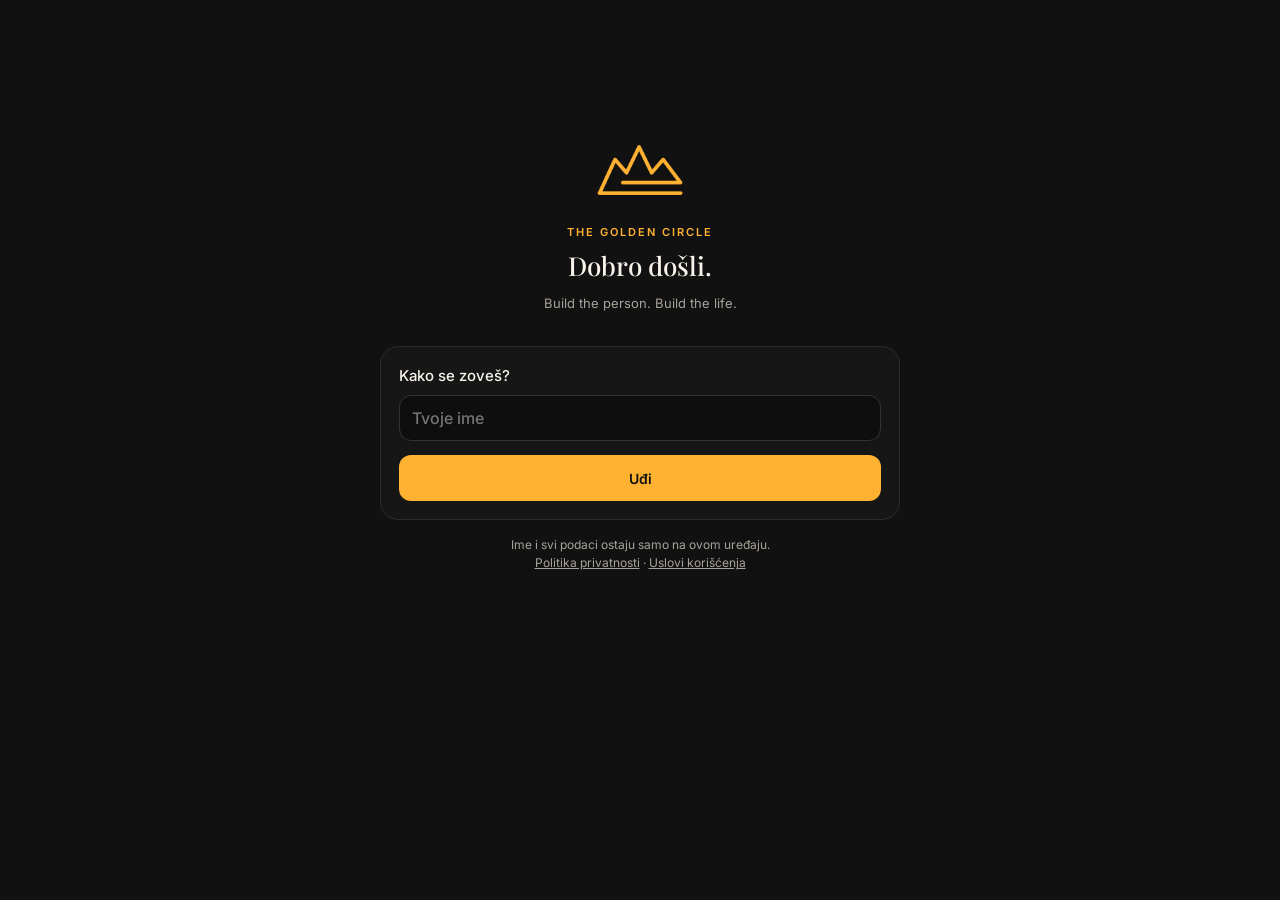
<file: index.html>
<!DOCTYPE html>
<html lang="sr" data-theme="dark">
<head>
<meta charset="utf-8">
<meta name="viewport" content="width=device-width, initial-scale=1, viewport-fit=cover">
<meta name="theme-color" content="#111111">
<meta name="apple-mobile-web-app-capable" content="yes">
<meta name="apple-mobile-web-app-status-bar-style" content="black-translucent">
<meta name="apple-mobile-web-app-title" content="Golden Circle">
<title>The Golden Circle</title>
<meta name="description" content="Disciplina, trading i biznis na jednom mestu. Dnevni zadaci, kalkulator rizika, trading sesije i dnevnik.">
<meta property="og:type" content="website">
<meta property="og:site_name" content="The Golden Circle">
<meta property="og:title" content="The Golden Circle">
<meta property="og:description" content="Disciplina, trading i biznis na jednom mestu. Dnevni zadaci, kalkulator rizika, trading sesije i dnevnik.">
<meta property="og:url" content="https://daliborsuvajcevic.github.io/GoldenCircle/">
<meta property="og:image" content="https://daliborsuvajcevic.github.io/GoldenCircle/og.jpg">
<meta property="og:image:width" content="1200">
<meta property="og:image:height" content="630">
<meta property="og:image:alt" content="The Golden Circle: Disciplina. Trading. Biznis.">
<meta property="og:locale" content="sr_RS">
<meta name="twitter:card" content="summary_large_image">
<meta name="twitter:title" content="The Golden Circle">
<meta name="twitter:description" content="Disciplina, trading i biznis na jednom mestu.">
<meta name="twitter:image" content="https://daliborsuvajcevic.github.io/GoldenCircle/og.jpg">
<link rel="canonical" href="https://daliborsuvajcevic.github.io/GoldenCircle/">
<link rel="icon" href="favicon.ico" sizes="any">
<link rel="icon" type="image/png" sizes="32x32" href="icons/favicon-32.png">
<link rel="icon" type="image/png" sizes="16x16" href="icons/favicon-16.png">
<link rel="apple-touch-icon" sizes="180x180" href="icons/apple-touch-icon.png">
<link rel="manifest" href="manifest.webmanifest">
<link rel="preconnect" href="https://fonts.googleapis.com">
<link href="https://fonts.googleapis.com/css2?family=Inter:wght@400;500;600&family=Playfair+Display:wght@500;600&display=swap" rel="stylesheet">
<link rel="stylesheet" href="styles.css?v=20261124b">
<script>try{var t=JSON.parse(localStorage.getItem('gc:v1')||'{}').theme;if(t==='light')document.documentElement.dataset.theme='light'}catch(e){}</script>
</head>
<body>
<main id="view" tabindex="-1"></main>

<nav class="tabbar" aria-label="Glavna navigacija">
  <a href="#pocetna" data-tab="pocetna"><svg aria-hidden="true" viewBox="0 0 24 24"><path d="M3 11l9-7 9 7v9a1 1 0 0 1-1 1h-5v-6h-6v6H4a1 1 0 0 1-1-1z"/></svg>Početna</a>
  <a href="#disciplina" data-tab="disciplina"><svg aria-hidden="true" viewBox="0 0 24 24"><circle cx="12" cy="12" r="9"/><path d="M8 12l3 3 5-6"/></svg>Disciplina</a>
  <a href="#trading" data-tab="trading"><svg aria-hidden="true" viewBox="0 0 24 24"><path d="M4 19V5M4 19h16M8 15l4-4 3 3 5-6"/></svg>Trading</a>
  <a href="#biznis" data-tab="biznis"><svg aria-hidden="true" viewBox="0 0 24 24"><rect x="3" y="7" width="18" height="13" rx="2"/><path d="M9 7V5h6v2"/></svg>Biznis</a>
  <a href="#krug" data-tab="krug"><svg aria-hidden="true" viewBox="0 0 24 24"><circle cx="12" cy="12" r="9"/><circle cx="12" cy="12" r="4"/></svg>Krug</a>
</nav>

<div id="toast" role="status" aria-live="polite"></div>
<script src="app.js?v=20261124b"></script>
</body>
</html>
</file>
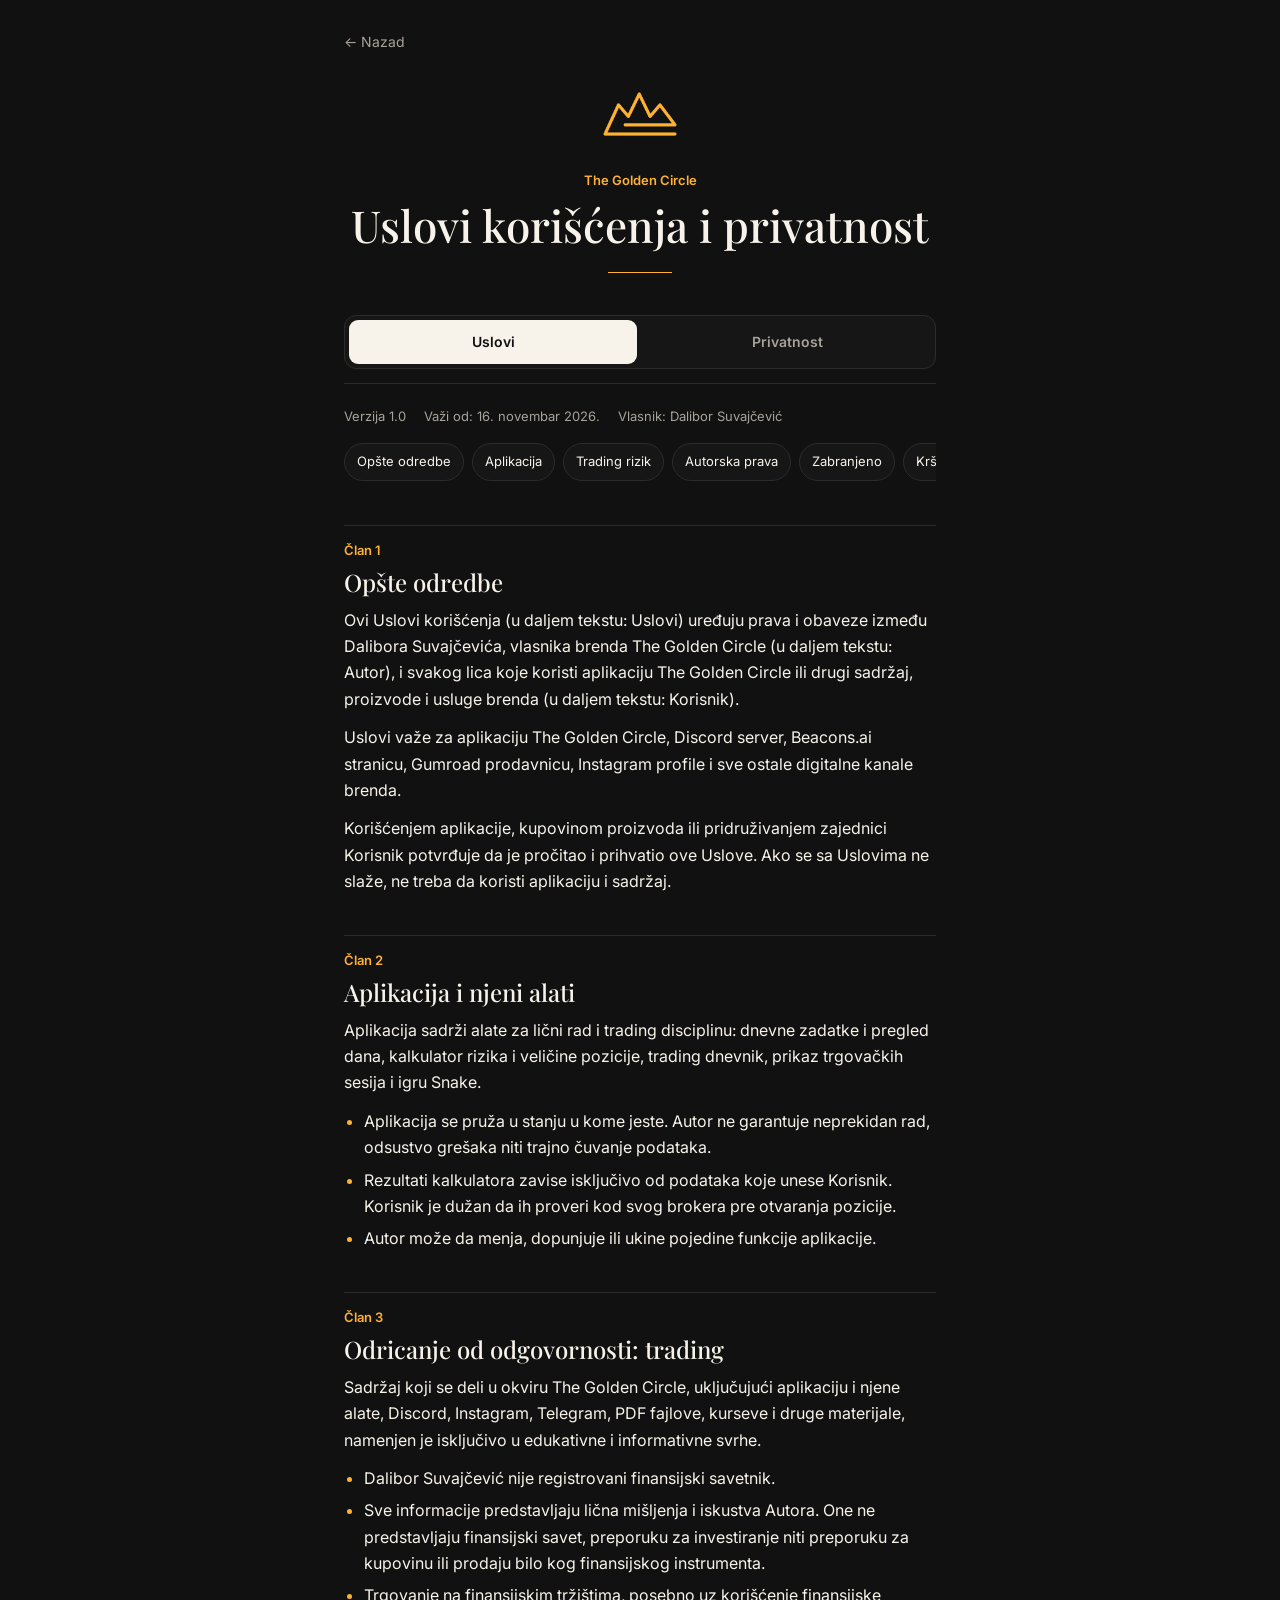
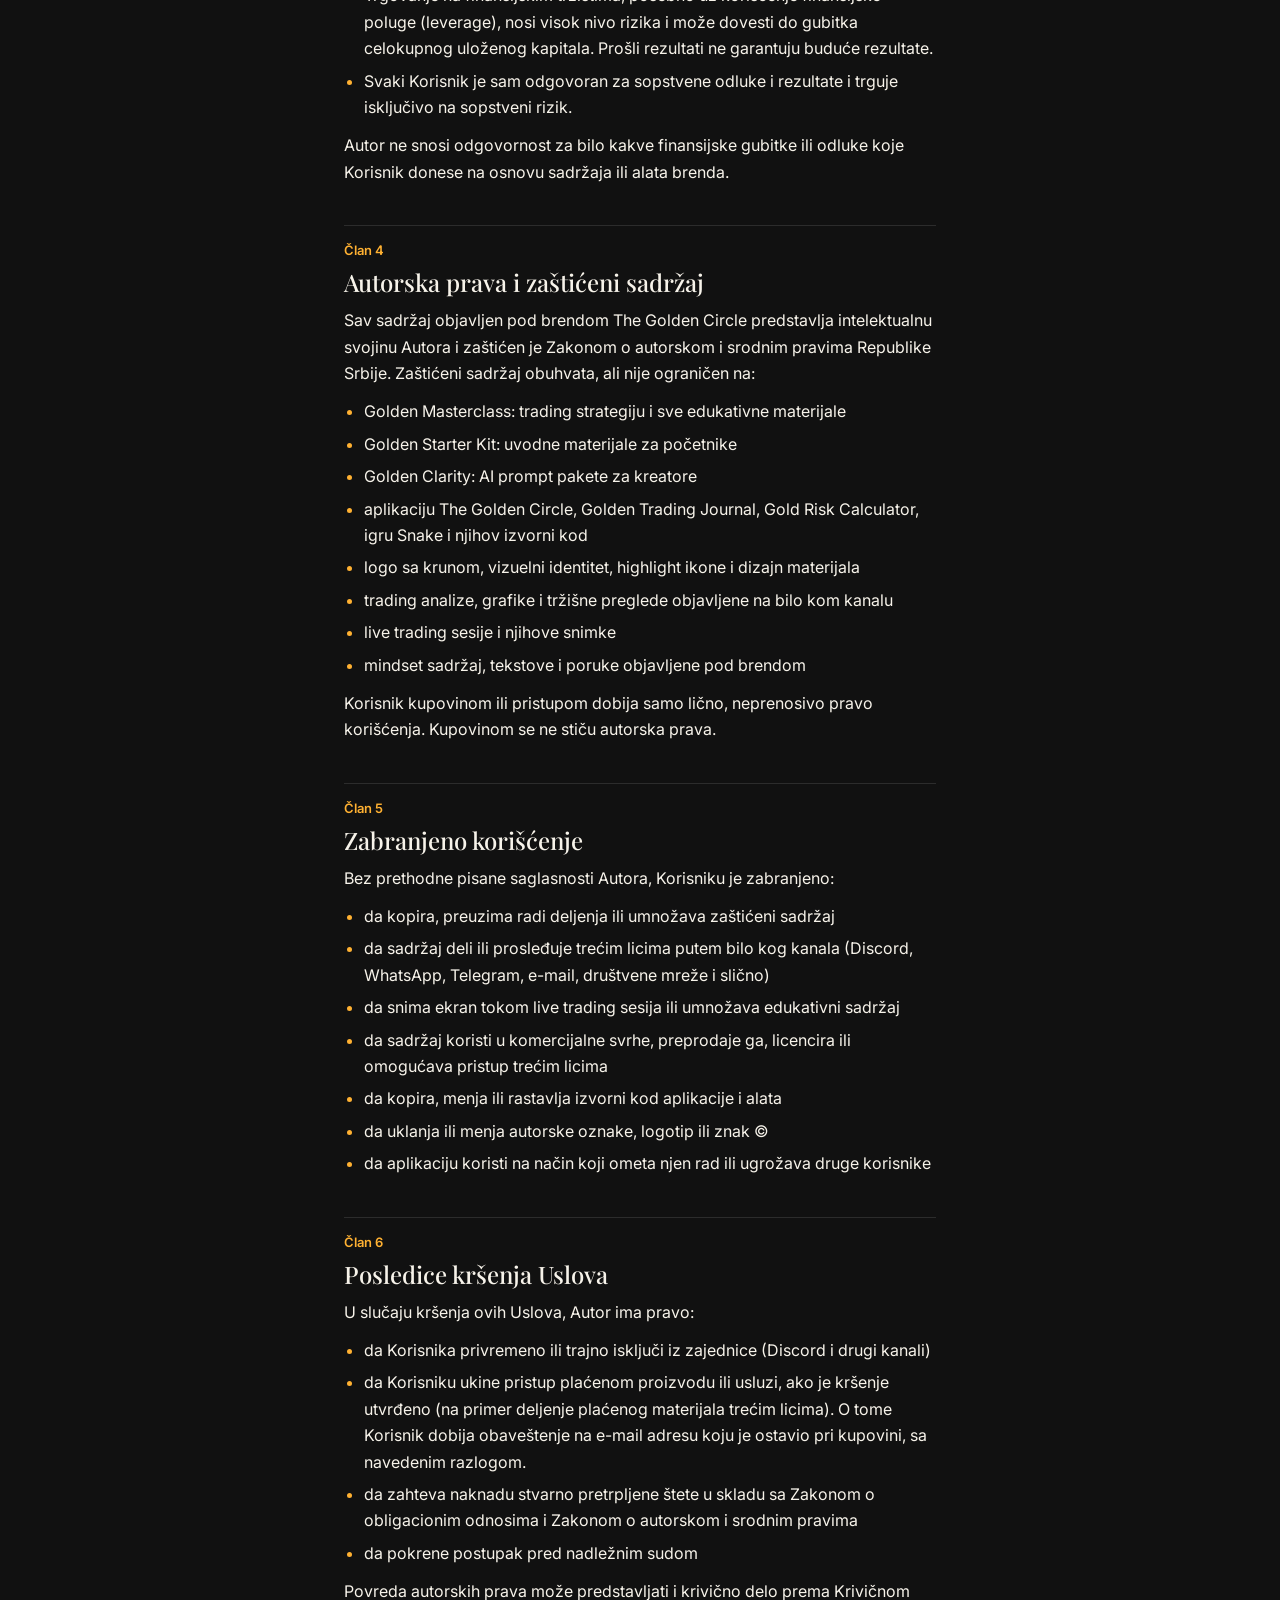
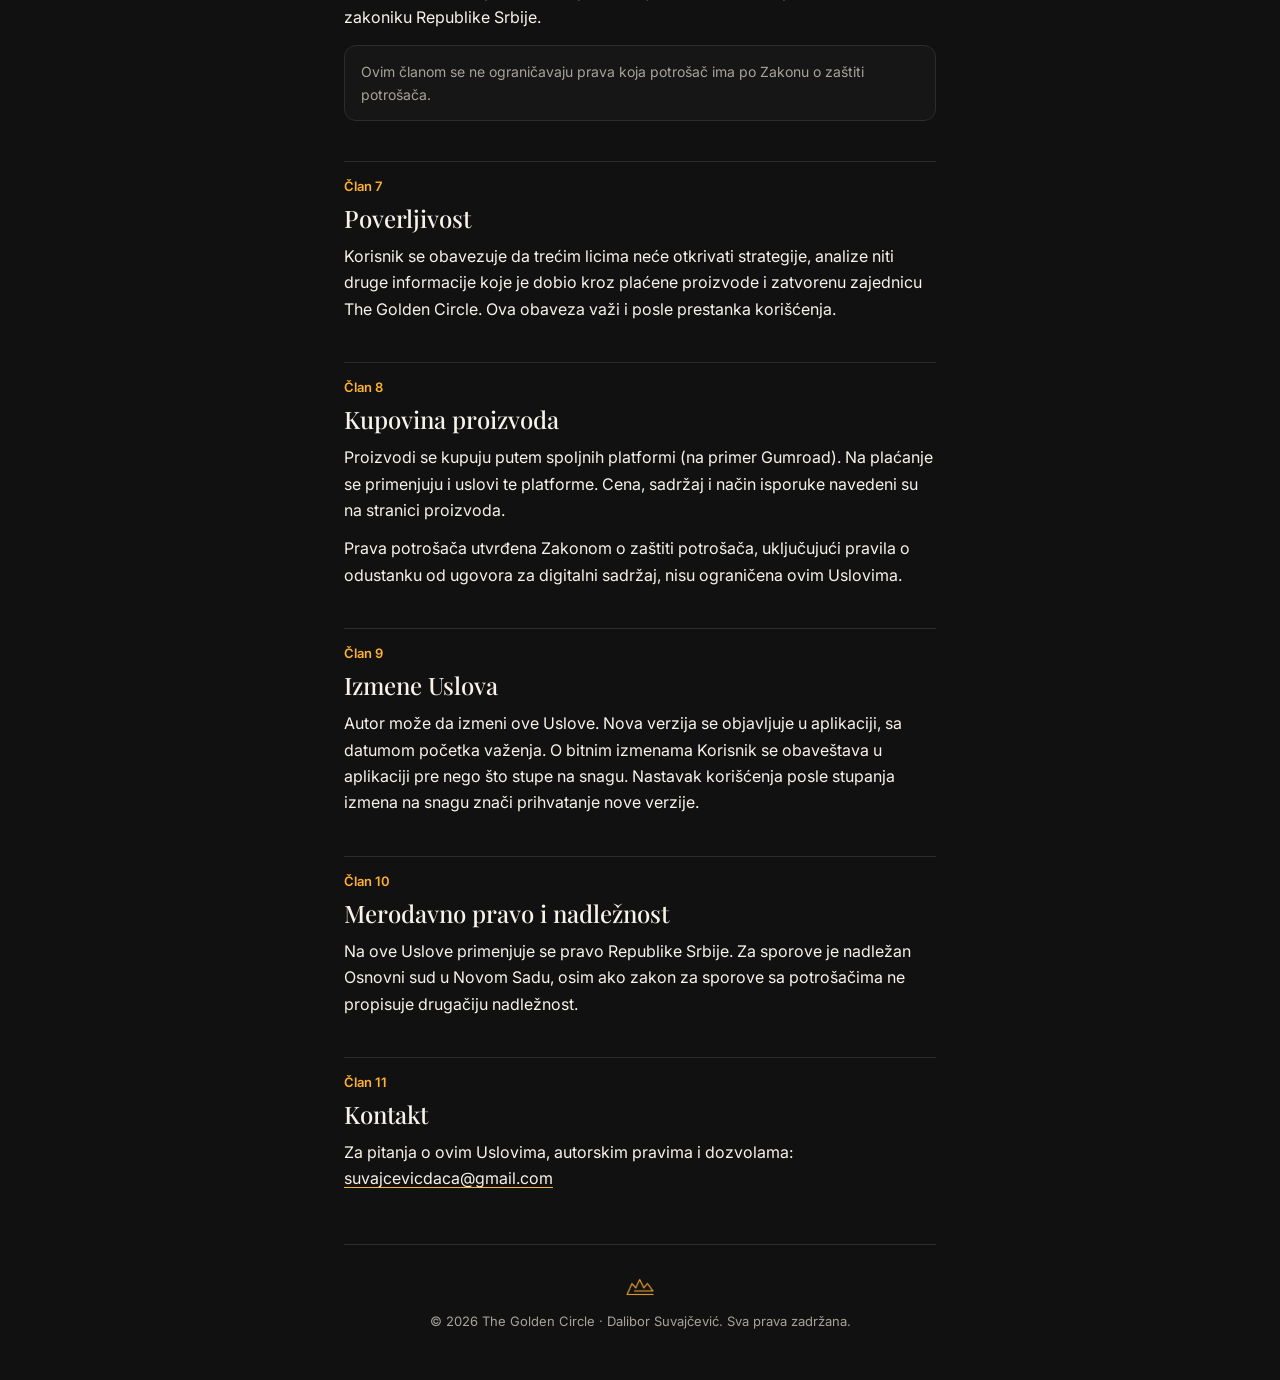
<file: legal.html>
<!DOCTYPE html>
<html lang="sr">
<head>
<meta charset="utf-8">
<meta name="viewport" content="width=device-width, initial-scale=1">
<title>The Golden Circle · Pravno</title>
<script>try{var t=JSON.parse(localStorage.getItem('gc:v1')||'{}').theme;document.documentElement.dataset.theme=t==='light'?'light':'dark'}catch(e){}</script>
<link rel="icon" href="favicon.ico" sizes="any">
<link rel="icon" type="image/png" sizes="32x32" href="icons/favicon-32.png">
<link rel="preconnect" href="https://fonts.googleapis.com">
<link href="https://fonts.googleapis.com/css2?family=Inter:wght@400;500;600&family=Playfair+Display:wght@500;600&display=swap" rel="stylesheet">
<style>
/* VOICE: formalno, mirno, autoritativno; pravni tekst koji se čita bez napora
   IDEA: štampani dokument brenda, krem papir sa tankim zlatnim linijama
   PICTURE: originalna kruna kao pečat na vrhu, zlatna linija ispod naslova
   COLOUR and TYPE: krem #F7F3EA, crna #111111, zlato #FFB132 samo za linije; Playfair Display + Inter
   LAYOUT: jedna kolona do 720px, prekidač između dva dokumenta, sadržaj sekcija kao red linkova */
:root{color-scheme:light dark;--bg:light-dark(#F7F3EA,#111111);--ink:light-dark(#111111,#F7F3EA);--muted:light-dark(#5E584E,#A8A39A);--line:light-dark(#E4DCCB,#2C2C2C);--card:light-dark(#FFFFFF,#161616);--gold:#FFB132;--goldText:light-dark(#8A5A00,#FFB132)}
:root[data-theme=light]{color-scheme:light}:root[data-theme=dark]{color-scheme:dark}
*{box-sizing:border-box;min-width:0}
html{scroll-padding-top:120px}
body{margin:0;touch-action:manipulation;background:var(--bg);color:var(--ink);font:16px/1.65 Inter,system-ui,sans-serif;overflow-x:clip}
.wrap{max-width:720px;margin:0 auto;padding:0 max(5vw,18px)}
header{text-align:center;padding:48px 0 28px}
header img{width:76px;height:76px;object-fit:contain;display:block;margin:0 auto 18px}
.brand{font-size:13px;font-weight:600;color:var(--goldText)}
h1{font:500 clamp(32px,6vw,44px)/1.1 'Playfair Display',Georgia,serif;margin:10px 0 0;text-wrap:balance}
.rule{width:64px;height:1px;background:var(--gold);margin:22px auto 0;border:0}
.draft{margin:26px 0 0;padding:14px 16px;border:1px solid var(--gold);border-radius:12px;background:var(--card);font-size:14px;color:var(--ink)}
.draft strong{font-weight:600}
.switch{position:sticky;top:0;z-index:5;background:var(--bg);padding:14px 0;border-bottom:1px solid var(--line)}
.seg{display:grid;grid-template-columns:repeat(2,minmax(0,1fr));gap:6px;padding:4px;border-radius:12px;background:var(--card);border:1px solid var(--line)}
.seg a{min-height:44px;display:flex;align-items:center;justify-content:center;border-radius:9px;font-weight:600;font-size:14px;text-align:center;padding:0 4px;color:var(--muted);text-decoration:none}
.seg a[aria-current=page]{background:var(--ink);color:var(--bg)}
.seg a:focus-visible,.toc a:focus-visible,a:focus-visible{outline:2px solid var(--gold);outline-offset:2px}
.meta{display:flex;flex-wrap:wrap;gap:6px 18px;font-size:13px;color:var(--muted);padding:22px 0 6px}
.toc{display:flex;gap:8px;overflow-x:auto;padding:10px 0 4px;scrollbar-width:thin}
.toc a{flex:none;font-size:13px;color:var(--ink);text-decoration:none;border:1px solid var(--line);border-radius:999px;padding:7px 12px;background:var(--card)}
section.doc{padding-bottom:40px}
section.doc[hidden]{display:none}
h2{font:500 24px/1.25 'Playfair Display',Georgia,serif;margin:40px 0 10px;padding-top:18px;border-top:1px solid var(--line)}
h2 span{display:block;font:600 13px/1 Inter,sans-serif;color:var(--goldText);margin-bottom:10px}
h3{font-size:16px;font-weight:600;margin:20px 0 6px}
p{margin:0 0 12px}
ul{margin:0 0 12px;padding-left:20px}li{margin:0 0 6px}
li::marker{color:var(--gold)}
a{color:var(--ink);text-decoration-color:var(--gold);text-underline-offset:3px}
.note{font-size:14px;color:var(--muted);border-left:0;background:var(--card);border:1px solid var(--line);border-radius:12px;padding:14px 16px;margin:14px 0}
.ph{background:light-dark(#FFF1D6,#2A2214);border-radius:4px;padding:0 4px;font-weight:600;white-space:nowrap}
footer{text-align:center;font-size:13px;color:var(--muted);padding:28px 0 48px;border-top:1px solid var(--line)}
footer img{width:28px;height:28px;object-fit:contain;display:block;margin:0 auto 10px;opacity:.9}
@media (prefers-reduced-motion:no-preference){section.doc{animation:in .25s ease}@keyframes in{from{opacity:0;transform:translateY(6px)}to{opacity:1;transform:none}}}
</style>
</head>
<body>
<div class="wrap">
<header>
  <a href="index.html#meni" style="display:flex;width:max-content;min-height:44px;align-items:center;font-size:14px;text-decoration:none;color:var(--muted);margin:-28px 0 12px">← Nazad</a>
  <img src="crown.png" alt="The Golden Circle kruna">
  <div class="brand">The Golden Circle</div>
  <h1>Uslovi korišćenja i privatnost</h1>
  <hr class="rule">
</header>

<nav class="switch" aria-label="Izbor dokumenta">
  <div class="seg">
    <a href="#uslovi" id="tab-uslovi">Uslovi</a>
    <a href="#privatnost" id="tab-privatnost">Privatnost</a>
  </div>
</nav>

<section class="doc" id="uslovi" aria-labelledby="tab-uslovi">
  <div class="meta"><span>Verzija 1.0</span><span>Važi od: 16. novembar 2026.</span><span>Vlasnik: Dalibor Suvajčević</span></div>
  <div class="toc" aria-label="Sadržaj">
    <a href="#u1">Opšte odredbe</a><a href="#u2">Aplikacija</a><a href="#u3">Trading rizik</a><a href="#u4">Autorska prava</a><a href="#u5">Zabranjeno</a><a href="#u6">Kršenje</a><a href="#u7">Poverljivost</a><a href="#u8">Kupovina</a><a href="#u9">Izmene</a><a href="#u10">Pravo i sud</a><a href="#u11">Kontakt</a>
  </div>

  <h2 id="u1"><span>Član 1</span>Opšte odredbe</h2>
  <p>Ovi Uslovi korišćenja (u daljem tekstu: Uslovi) uređuju prava i obaveze između Dalibora Suvajčevića, vlasnika brenda The Golden Circle (u daljem tekstu: Autor), i svakog lica koje koristi aplikaciju The Golden Circle ili drugi sadržaj, proizvode i usluge brenda (u daljem tekstu: Korisnik).</p>
  <p>Uslovi važe za aplikaciju The Golden Circle, Discord server, Beacons.ai stranicu, Gumroad prodavnicu, Instagram profile i sve ostale digitalne kanale brenda.</p>
  <p>Korišćenjem aplikacije, kupovinom proizvoda ili pridruživanjem zajednici Korisnik potvrđuje da je pročitao i prihvatio ove Uslove. Ako se sa Uslovima ne slaže, ne treba da koristi aplikaciju i sadržaj.</p>

  <h2 id="u2"><span>Član 2</span>Aplikacija i njeni alati</h2>
  <p>Aplikacija sadrži alate za lični rad i trading disciplinu: dnevne zadatke i pregled dana, kalkulator rizika i veličine pozicije, trading dnevnik, prikaz trgovačkih sesija i igru Snake.</p>
  <ul>
    <li>Aplikacija se pruža u stanju u kome jeste. Autor ne garantuje neprekidan rad, odsustvo grešaka niti trajno čuvanje podataka.</li>
    <li>Rezultati kalkulatora zavise isključivo od podataka koje unese Korisnik. Korisnik je dužan da ih proveri kod svog brokera pre otvaranja pozicije.</li>
    <li>Autor može da menja, dopunjuje ili ukine pojedine funkcije aplikacije.</li>
  </ul>

  <h2 id="u3"><span>Član 3</span>Odricanje od odgovornosti: trading</h2>
  <p>Sadržaj koji se deli u okviru The Golden Circle, uključujući aplikaciju i njene alate, Discord, Instagram, Telegram, PDF fajlove, kurseve i druge materijale, namenjen je isključivo u edukativne i informativne svrhe.</p>
  <ul>
    <li>Dalibor Suvajčević nije registrovani finansijski savetnik.</li>
    <li>Sve informacije predstavljaju lična mišljenja i iskustva Autora. One ne predstavljaju finansijski savet, preporuku za investiranje niti preporuku za kupovinu ili prodaju bilo kog finansijskog instrumenta.</li>
    <li>Trgovanje na finansijskim tržištima, posebno uz korišćenje finansijske poluge (leverage), nosi visok nivo rizika i može dovesti do gubitka celokupnog uloženog kapitala. Prošli rezultati ne garantuju buduće rezultate.</li>
    <li>Svaki Korisnik je sam odgovoran za sopstvene odluke i rezultate i trguje isključivo na sopstveni rizik.</li>
  </ul>
  <p>Autor ne snosi odgovornost za bilo kakve finansijske gubitke ili odluke koje Korisnik donese na osnovu sadržaja ili alata brenda.</p>

  <h2 id="u4"><span>Član 4</span>Autorska prava i zaštićeni sadržaj</h2>
  <p>Sav sadržaj objavljen pod brendom The Golden Circle predstavlja intelektualnu svojinu Autora i zaštićen je Zakonom o autorskom i srodnim pravima Republike Srbije. Zaštićeni sadržaj obuhvata, ali nije ograničen na:</p>
  <ul>
    <li>Golden Masterclass: trading strategiju i sve edukativne materijale</li>
    <li>Golden Starter Kit: uvodne materijale za početnike</li>
    <li>Golden Clarity: AI prompt pakete za kreatore</li>
    <li>aplikaciju The Golden Circle, Golden Trading Journal, Gold Risk Calculator, igru Snake i njihov izvorni kod</li>
    <li>logo sa krunom, vizuelni identitet, highlight ikone i dizajn materijala</li>
    <li>trading analize, grafike i tržišne preglede objavljene na bilo kom kanalu</li>
    <li>live trading sesije i njihove snimke</li>
    <li>mindset sadržaj, tekstove i poruke objavljene pod brendom</li>
  </ul>
  <p>Korisnik kupovinom ili pristupom dobija samo lično, neprenosivo pravo korišćenja. Kupovinom se ne stiču autorska prava.</p>

  <h2 id="u5"><span>Član 5</span>Zabranjeno korišćenje</h2>
  <p>Bez prethodne pisane saglasnosti Autora, Korisniku je zabranjeno:</p>
  <ul>
    <li>da kopira, preuzima radi deljenja ili umnožava zaštićeni sadržaj</li>
    <li>da sadržaj deli ili prosleđuje trećim licima putem bilo kog kanala (Discord, WhatsApp, Telegram, e-mail, društvene mreže i slično)</li>
    <li>da snima ekran tokom live trading sesija ili umnožava edukativni sadržaj</li>
    <li>da sadržaj koristi u komercijalne svrhe, preprodaje ga, licencira ili omogućava pristup trećim licima</li>
    <li>da kopira, menja ili rastavlja izvorni kod aplikacije i alata</li>
    <li>da uklanja ili menja autorske oznake, logotip ili znak ©</li>
    <li>da aplikaciju koristi na način koji ometa njen rad ili ugrožava druge korisnike</li>
  </ul>

  <h2 id="u6"><span>Član 6</span>Posledice kršenja Uslova</h2>
  <p>U slučaju kršenja ovih Uslova, Autor ima pravo:</p>
  <ul>
    <li>da Korisnika privremeno ili trajno isključi iz zajednice (Discord i drugi kanali)</li>
    <li>da Korisniku ukine pristup plaćenom proizvodu ili usluzi, ako je kršenje utvrđeno (na primer deljenje plaćenog materijala trećim licima). O tome Korisnik dobija obaveštenje na e-mail adresu koju je ostavio pri kupovini, sa navedenim razlogom.</li>
    <li>da zahteva naknadu stvarno pretrpljene štete u skladu sa Zakonom o obligacionim odnosima i Zakonom o autorskom i srodnim pravima</li>
    <li>da pokrene postupak pred nadležnim sudom</li>
  </ul>
  <p>Povreda autorskih prava može predstavljati i krivično delo prema Krivičnom zakoniku Republike Srbije.</p>
  <p class="note">Ovim članom se ne ograničavaju prava koja potrošač ima po Zakonu o zaštiti potrošača.</p>

  <h2 id="u7"><span>Član 7</span>Poverljivost</h2>
  <p>Korisnik se obavezuje da trećim licima neće otkrivati strategije, analize niti druge informacije koje je dobio kroz plaćene proizvode i zatvorenu zajednicu The Golden Circle. Ova obaveza važi i posle prestanka korišćenja.</p>

  <h2 id="u8"><span>Član 8</span>Kupovina proizvoda</h2>
  <p>Proizvodi se kupuju putem spoljnih platformi (na primer Gumroad). Na plaćanje se primenjuju i uslovi te platforme. Cena, sadržaj i način isporuke navedeni su na stranici proizvoda.</p>
  <p>Prava potrošača utvrđena Zakonom o zaštiti potrošača, uključujući pravila o odustanku od ugovora za digitalni sadržaj, nisu ograničena ovim Uslovima.</p>

  <h2 id="u9"><span>Član 9</span>Izmene Uslova</h2>
  <p>Autor može da izmeni ove Uslove. Nova verzija se objavljuje u aplikaciji, sa datumom početka važenja. O bitnim izmenama Korisnik se obaveštava u aplikaciji pre nego što stupe na snagu. Nastavak korišćenja posle stupanja izmena na snagu znači prihvatanje nove verzije.</p>

  <h2 id="u10"><span>Član 10</span>Merodavno pravo i nadležnost</h2>
  <p>Na ove Uslove primenjuje se pravo Republike Srbije. Za sporove je nadležan Osnovni sud u Novom Sadu, osim ako zakon za sporove sa potrošačima ne propisuje drugačiju nadležnost.</p>

  <h2 id="u11"><span>Član 11</span>Kontakt</h2>
  <p>Za pitanja o ovim Uslovima, autorskim pravima i dozvolama: <a href="mailto:suvajcevicdaca@gmail.com">suvajcevicdaca@gmail.com</a></p>
</section>

<section class="doc" id="privatnost" aria-labelledby="tab-privatnost" hidden>
  <div class="meta"><span>Verzija 1.0</span><span>Važi od: 16. novembar 2026.</span><span>Rukovalac: Dalibor Suvajčević</span></div>
  <div class="toc" aria-label="Sadržaj">
    <a href="#p1">Ko obrađuje</a><a href="#p2">Podaci u aplikaciji</a><a href="#p3">Kontakt i kupovina</a><a href="#p4">Treće strane</a><a href="#p5">Čuvanje</a><a href="#p6">Vaša prava</a><a href="#p7">Maloletnici</a><a href="#p8">Izmene</a>
  </div>

  <h2 id="p1"><span>Član 1</span>Ko obrađuje podatke</h2>
  <p>Rukovalac podacima je Dalibor Suvajčević, vlasnik brenda The Golden Circle, Novi Sad, e-mail: <a href="mailto:suvajcevicdaca@gmail.com">suvajcevicdaca@gmail.com</a>.</p>
  <p>Ova politika objašnjava koje podatke o ličnosti prikupljamo kroz aplikaciju The Golden Circle i kanale brenda, zašto i koja prava imate, u skladu sa Zakonom o zaštiti podataka o ličnosti Republike Srbije.</p>

  <h2 id="p2"><span>Član 2</span>Podaci koje unosite u aplikaciju</h2>
  <p>Aplikacija ne traži registraciju. Zadaci, unosi u trading dnevnik, vrednosti iz kalkulatora i podešavanja (na primer tamni ili svetli režim) čuvaju se samo na Vašem uređaju, u memoriji pretraživača. Ne šaljemo ih na naš server i ne vidimo ih.</p>
  <ul>
    <li>Brisanjem podataka pretraživača ili aplikacije ovi podaci se trajno brišu i ne mogu se vratiti.</li>
    <li>Ako aplikaciju koristite na više uređaja, podaci se ne prenose između njih.</li>
  </ul>
  <p class="note">Ovaj član važi dok aplikacija radi bez naloga i servera. Ako se uvede prijava ili sinhronizacija podataka, politika se menja pre nego što ta funkcija postane dostupna.</p>

  <h2 id="p3"><span>Član 3</span>Kontakt, kupovina i zajednica</h2>
  <p>Kada nam pišete e-mailom ili porukom, obrađujemo Vaše ime, adresu ili korisničko ime i sadržaj poruke da bismo Vam odgovorili. Kada kupite proizvod, platforma za prodaju nam dostavlja podatke potrebne za isporuku i podršku (ime, e-mail, kupljeni proizvod). Podatke o platnoj kartici ne dobijamo i ne čuvamo.</p>
  <p>Osnov obrade je izvršenje ugovora (kupovina) i Vaš zahtev (kontakt).</p>

  <h2 id="p4"><span>Član 4</span>Treće strane</h2>
  <p>Aplikacija i kanali brenda koriste spoljne servise koji mogu obrađivati tehničke podatke, na primer IP adresu:</p>
  <ul>
    <li>GitHub Pages: hosting aplikacije</li>
    <li>Google Fonts: učitavanje fontova</li>
    <li>Gumroad: prodaja i plaćanje</li>
    <li>Discord i Instagram: zajednica i komunikacija</li>
  </ul>
  <p>Na te servise se primenjuju njihove politike privatnosti. Linkovi ka spoljnim stranicama vode van aplikacije. Vaše podatke ne prodajemo i ne ustupamo u marketinške svrhe.</p>

  <h2 id="p5"><span>Član 5</span>Koliko dugo čuvamo podatke</h2>
  <p>Prepisku čuvamo koliko je potrebno da odgovorimo i rešimo pitanje, a najduže 12 meseci od poslednje poruke. Podatke o kupovini čuvamo onoliko koliko zahtevaju poreski i računovodstveni propisi.</p>

  <h2 id="p6"><span>Član 6</span>Vaša prava</h2>
  <p>U vezi sa podacima koje mi obrađujemo imate pravo na pristup, ispravku, brisanje, ograničenje obrade, prenosivost podataka i prigovor. Zahtev šaljete na <a href="mailto:suvajcevicdaca@gmail.com">suvajcevicdaca@gmail.com</a>. Odgovaramo u zakonskom roku.</p>
  <p>Ako smatrate da su Vam prava povređena, možete podneti pritužbu Povereniku za informacije od javnog značaja i zaštitu podataka o ličnosti.</p>

  <h2 id="p7"><span>Član 7</span>Maloletnici</h2>
  <p>Trading sadržaj i proizvodi brenda namenjeni su punoletnim licima. Svesno ne prikupljamo podatke lica mlađih od 18 godina.</p>

  <h2 id="p8"><span>Član 8</span>Izmene politike</h2>
  <p>Novu verziju objavljujemo u aplikaciji sa datumom početka važenja. O bitnim izmenama obaveštavamo Vas u aplikaciji.</p>
</section>

<footer>
  <img src="crown.png" alt="">
  © 2026 The Golden Circle · Dalibor Suvajčević. Sva prava zadržana.
</footer>
</div>
<script>
{
  const docs = ['uslovi', 'privatnost'];
  const pDoc = id => {
    if (docs.includes(id)) return id;
    const el = id && document.getElementById(id);
    const sec = el && el.closest('section.doc');
    return sec ? sec.id : 'uslovi';
  };
  const show = () => {
    const id = location.hash.slice(1);
    const cur = pDoc(id);
    for (const d of docs) {
      document.getElementById(d).hidden = d !== cur;
      const t = document.getElementById('tab-' + d);
      if (d === cur) t.setAttribute('aria-current', 'page'); else t.removeAttribute('aria-current');
    }
    if (docs.includes(id)) window.scrollTo({ top: 0 });
  };
  window.addEventListener('hashchange', show);
  show();
}
</script>
</body>
</html>
</file>
<file: styles.css>
/* The Golden Circle app. Brand: crna #111111, zlatna #FFB132, krem #F7F3EA. Playfair Display + Inter. */
:root{
  --bg:#111111;--ink:#F7F3EA;--muted:#A8A39A;--faint:#8E8A82;--card:#161616;--line:#2C2C2C;--field:#0E0E0E;--fieldLine:#333333;
  --bar:#0B0B0B;--barLine:#242424;--hi:#1A1712;--gold:#FFB132;--goldText:#FFB132;
  --inv:#F7F3EA;--invInk:#111111;--invMuted:#6B5A3A;--invTrack:#E4DCCB;--track:#2C2C2C;
  --ok:#FFB132;--bad:#E8806A;
  color-scheme:dark;
}
[data-theme=light]{
  --bg:#F7F3EA;--ink:#111111;--muted:#5E584E;--faint:#6E675C;--card:#FFFFFF;--line:#E4DCCB;--field:#FFFFFF;--fieldLine:#D9D0BD;
  --bar:#FFFFFF;--barLine:#E4DCCB;--hi:#FFF6E6;--goldText:#8A5A00;
  --inv:#111111;--invInk:#F7F3EA;--invMuted:#C9B48A;--invTrack:#3A3A3A;--track:#E4DCCB;
  --bad:#B23B1E;
  color-scheme:light;
}
*{box-sizing:border-box;min-width:0}
html{margin:0;background:var(--bar);touch-action:manipulation}
html.nobar{background:var(--bg)}
body{margin:0;background:var(--bg);color:var(--ink);touch-action:manipulation;min-height:100vh;min-height:100dvh}
button,a,input,textarea,label{touch-action:manipulation}
body{font:15px/1.5 Inter,system-ui,sans-serif;-webkit-font-smoothing:antialiased;-webkit-tap-highlight-color:transparent;overflow-x:clip}
#view{max-width:560px;margin:0 auto;padding:calc(18px + env(safe-area-inset-top)) 20px calc(110px + env(safe-area-inset-bottom));display:flex;flex-direction:column;gap:16px;outline:none}
a{color:inherit}
button,input,textarea{font:inherit;color:inherit}
:focus-visible{outline:2px solid var(--gold);outline-offset:2px}

.top{display:flex;align-items:center;justify-content:space-between;min-height:40px}
.top img{width:32px;height:32px;object-fit:contain}
.brand{display:flex;align-items:center;gap:10px;font-size:11px;letter-spacing:.2em;font-weight:600;color:var(--goldText);text-decoration:none}
.eyebrow{white-space:nowrap;font-size:11px;letter-spacing:.18em;font-weight:600;color:var(--muted)}
.round{width:40px;height:40px;border-radius:50%;border:1px solid var(--line);background:var(--card);display:grid;place-items:center;text-decoration:none;font-weight:600;cursor:pointer}
.round svg{width:18px;height:18px;fill:none;stroke:currentColor;stroke-width:1.8}
.round.gold{border-color:var(--gold);color:var(--goldText);background:transparent;font-size:20px;font-weight:500}

h1{font:500 30px/1.15 'Playfair Display',Georgia,serif;margin:0}
.serif{font-family:'Playfair Display',Georgia,serif}
.sub{color:var(--muted);font-size:13px;margin:4px 0 0}
.date{font-size:12px;letter-spacing:.08em;color:var(--muted);text-transform:uppercase}

.card{border:1px solid var(--line);border-radius:18px;background:var(--card);padding:18px;display:flex;flex-direction:column;gap:14px}
.card.inv{background:var(--inv);color:var(--invInk);border-color:var(--inv)}
.card.inv .eyebrow,.card.inv .muted{color:var(--invMuted)}
.card.hi{border-color:var(--gold);background:var(--hi)}
.row{display:flex;justify-content:space-between;align-items:center;gap:6px 10px;flex-wrap:wrap}
.muted{color:var(--muted)}
.gold{color:var(--goldText)}
.big{font:500 34px/1.1 'Playfair Display',Georgia,serif}
.quote{font:500 21px/1.3 'Playfair Display',Georgia,serif;margin:0}
.track{height:6px;border-radius:3px;background:var(--track);overflow:hidden}
.card.inv .track{background:var(--invTrack)}
.track>i{display:block;height:100%;background:var(--gold);border-radius:3px;transition:width .3s}
.card.inv .track>i{background:var(--invInk)}
.stats{display:grid;grid-template-columns:repeat(3,minmax(0,1fr));gap:10px}
.stat{display:flex;flex-direction:column;gap:2px}
.stat span{font-size:11px;color:var(--muted)}
.stat b{font-size:16px;font-weight:600;white-space:nowrap}
.tiles{display:grid;grid-template-columns:repeat(2,minmax(0,1fr));gap:12px}
.tile{border:1px solid var(--line);border-radius:16px;background:var(--card);padding:16px;display:flex;flex-direction:column;gap:6px;text-decoration:none}
.tile b{font:500 18px 'Playfair Display',Georgia,serif}
.tile span{font-size:12px;color:var(--muted)}
.link{font-size:13px;font-weight:600;color:var(--goldText);text-decoration:none;align-self:flex-start;background:none;border:0;padding:0;cursor:pointer}
.card.inv .link{color:var(--invInk);border-bottom:1px solid var(--invInk);padding-bottom:2px}
.dot{width:8px;height:8px;border-radius:50%;background:var(--gold);display:inline-block}
.pill{display:inline-flex;align-items:center;gap:6px;font-size:12px}

.btn{min-height:46px;border-radius:12px;border:0;background:var(--gold);color:#111111;font-weight:600;font-size:14px;cursor:pointer;padding:0 16px;display:flex;align-items:center;justify-content:center;text-decoration:none}
.btn.ghost{background:transparent;border:1px solid var(--gold);color:var(--goldText)}
.card.inv .btn{background:var(--invInk);color:var(--inv)}
.stepper{display:flex;align-items:center;gap:8px}
.stepper button{width:36px;height:36px;border-radius:50%;border:1px solid var(--line);background:transparent;cursor:pointer;font-size:18px;line-height:1}

/* zadaci */
.task{display:flex;align-items:center;gap:14px;border:1px solid var(--line);border-radius:14px;padding:12px 14px;background:var(--card);min-height:58px}
.task.next{border-color:var(--gold);background:var(--hi)}
.chk{width:26px;height:26px;flex:none;border-radius:8px;border:1.5px solid var(--faint);background:transparent;display:grid;place-items:center;cursor:pointer;padding:0}
.chk svg{width:16px;height:16px;fill:none;stroke:#111111;stroke-width:2.4;opacity:0}
.task.done .chk{background:var(--gold);border-color:var(--gold)}
.task.done .chk svg{opacity:1}
.task .t{display:flex;flex-direction:column;gap:1px;flex:1}
.task .t b{font-weight:500;font-size:14px}
.task.done .t b{text-decoration:line-through;color:var(--faint)}
.task .t small{font-size:11px;color:var(--muted)}
.task.next .t small{color:var(--goldText)}
.task.skip{opacity:.55}
.add{display:flex;gap:8px}
.field{min-height:46px;border-radius:12px;border:1px solid var(--fieldLine);background:var(--field);padding:0 12px;font-size:16px;width:100%}
textarea.field{padding:10px 12px;min-height:64px;resize:vertical;line-height:1.4}
.card.inv .field{background:transparent;border-color:var(--invTrack);color:var(--invInk)}
label.q{display:flex;flex-direction:column;gap:6px;font:500 16px/1.3 'Playfair Display',Georgia,serif}
.empty{font-size:13px;color:var(--muted);margin:0}

/* kalkulator */
.inputs{display:grid;grid-template-columns:repeat(3,minmax(0,1fr));gap:10px}
.inputs label{display:flex;flex-direction:column;gap:6px;font-size:11px;color:var(--muted)}
.result{display:flex;justify-content:space-between;align-items:flex-end;border-top:1px solid var(--line);padding-top:14px;gap:10px}
.result .r{display:flex;flex-direction:column;align-items:flex-end;gap:2px;font-size:12px;text-align:right}
.sessions{display:grid;grid-template-columns:repeat(2,minmax(0,1fr));gap:10px}
.sess{border:1px solid var(--line);border-radius:14px;padding:14px;background:var(--card);display:flex;flex-direction:column;gap:3px}
.sess.on{border-color:var(--gold);background:var(--hi)}
.sess span{font-size:11px;color:var(--muted)}
.sess b{font-size:16px;font-weight:600;white-space:nowrap}
.sess small{font-size:11px;color:var(--faint)}
.sess.on small{color:var(--goldText)}
.warn{font-size:13px;color:var(--bad);margin:0}

/* proizvodi, liste */
.list{display:flex;flex-direction:column;gap:10px}
.item{display:flex;justify-content:space-between;align-items:center;gap:12px;border:1px solid var(--line);border-radius:14px;padding:14px 16px;background:var(--card);text-decoration:none;min-height:60px}
.item .t{display:flex;flex-direction:column;gap:2px}
.item .t b{font-weight:500;font-size:14px}
.item .t small{font-size:11px;color:var(--muted)}
.item .p{font-weight:600;color:var(--goldText);white-space:nowrap}
.item.dashed{border-style:dashed;background:transparent}
.tag{font-size:11px;letter-spacing:.06em;color:var(--goldText);border:1px solid var(--gold);border-radius:10px;padding:3px 8px;white-space:nowrap}
.chev{width:20px;height:20px;fill:none;stroke:var(--goldText);stroke-width:1.6;flex:none}
.path{display:grid;grid-template-columns:repeat(5,minmax(0,1fr));gap:4px;text-align:center}
.path div{display:flex;flex-direction:column;align-items:center;gap:6px}
.path i{width:30px;height:30px;border-radius:50%;border:1px solid var(--gold);color:var(--goldText);font:600 12px/28px Inter;font-style:normal}
.path span{font-size:9px;letter-spacing:.08em}
.hero{display:flex;flex-direction:column;align-items:center;gap:10px;text-align:center;padding:8px 0}
.hero img{width:64px;height:64px;object-fit:contain}
.hero h1{font-size:26px}

/* meni */
.seg{display:grid;grid-template-columns:repeat(2,minmax(0,1fr));gap:6px;padding:4px;border-radius:12px;background:var(--bar);border:1px solid var(--line)}
.seg button{min-height:44px;border-radius:9px;border:0;background:transparent;color:var(--muted);font-weight:600;cursor:pointer;display:flex;align-items:center;justify-content:center;gap:8px}
.seg button svg{width:16px;height:16px;fill:none;stroke:currentColor;stroke-width:1.8}
.seg button[aria-pressed=true]{background:var(--ink);color:var(--bg)}
.menu{border:1px solid var(--line);border-radius:16px;background:var(--card);display:flex;flex-direction:column;overflow:hidden}
.menu a{min-height:56px;padding:0 16px;display:flex;align-items:center;justify-content:space-between;text-decoration:none;font-size:14px}
.menu a+a{border-top:1px solid var(--line)}
.foot{display:flex;flex-direction:column;align-items:center;gap:4px;padding:18px 0 0;font-size:11px;color:var(--muted)}

/* tabbar */
.tabbar{position:fixed;left:0;right:0;bottom:0;z-index:10;background:var(--bar);border-top:1px solid var(--barLine);display:grid;grid-template-columns:repeat(5,minmax(0,1fr));padding:8px 0 calc(8px + env(safe-area-inset-bottom))}
.tabbar a{display:flex;flex-direction:column;align-items:center;gap:4px;font-size:10px;color:var(--faint);text-decoration:none;min-height:48px;justify-content:center}
.tabbar svg{width:22px;height:22px;fill:none;stroke:currentColor;stroke-width:1.6}
.tabbar a[aria-current=page]{color:var(--goldText)}
body.menu-open .tabbar,body.embed-open .tabbar{display:none}
/* iOS: popuni prostor ispod trake da ne ostane prazan pojas */
.tabbar::after{content:"";position:absolute;left:0;right:0;top:100%;height:300px;background:var(--bar)}

#toast{position:fixed;left:50%;bottom:calc(96px + env(safe-area-inset-bottom));transform:translateX(-50%);background:var(--ink);color:var(--bg);padding:10px 16px;border-radius:12px;font-size:13px;opacity:0;pointer-events:none;transition:opacity .2s;z-index:20;max-width:90vw}
#toast.on{opacity:1}
@media (prefers-reduced-motion:reduce){*{transition:none!important}}

.offer-card{text-decoration:none;color:inherit}
.offer-card li::marker,.card li::marker{color:var(--gold)}

/* ugrađeni alati (dnevnik) */
body.embed-open #view{max-width:none;padding:0;gap:0;height:100dvh;display:flex;flex-direction:column}
.embed-top{display:flex;align-items:center;justify-content:space-between;padding:calc(10px + env(safe-area-inset-top)) 16px 10px;border-bottom:1px solid var(--line);background:var(--bg)}
.embed{flex:1;width:100%;border:0;display:block;background:var(--bg)}

.del{width:40px;height:40px;flex:none;border:0;background:transparent;color:var(--faint);display:grid;place-items:center;cursor:pointer;border-radius:10px;margin-right:-8px}
.del svg{width:16px;height:16px;fill:none;stroke:currentColor;stroke-width:1.8}
.del:hover{color:var(--bad)}

/* alati: padajući meni u Trading zaglavlju */
.top-act{display:flex;align-items:center;gap:8px}
.tools-btn{padding:0;color:var(--goldText)}
.tools-btn svg{stroke-width:1.6}
.tools-btn.on{background:var(--gold);color:#111111}
.tools-bg{position:fixed;inset:0;z-index:20;background:rgba(0,0,0,.6)}
.tools-panel{position:fixed;z-index:21;top:calc(66px + env(safe-area-inset-top));right:max(20px,calc((100vw - 560px)/2 + 20px));width:min(360px,calc(100vw - 40px));max-height:calc(100dvh - 160px);overflow-y:auto;border:1px solid var(--gold);border-radius:18px;background:var(--card);padding:14px 16px;display:flex;flex-direction:column;gap:2px}
.tools-x{width:32px;height:32px;border:0;background:none;color:var(--muted);display:grid;place-items:center;cursor:pointer;border-radius:50%}
.tools-x svg{width:18px;height:18px;fill:none;stroke:currentColor;stroke-width:1.8}
.tool{display:flex;align-items:center;justify-content:space-between;gap:10px;padding:11px 0;border-top:1px solid var(--line)}
.tool .t{display:flex;flex-direction:column;gap:2px}
.tool .t b{font-weight:500;font-size:14px;display:flex;align-items:center;flex-wrap:wrap;gap:6px}
.tool .t small{font-size:11px;color:var(--muted)}
.ptag{font-size:10px;letter-spacing:.06em;font-weight:500;color:var(--goldText);border:1px solid var(--gold);border-radius:8px;padding:1px 6px}
.tl{display:flex;gap:6px;flex:none}
.tl a{min-width:40px;height:36px;padding:0 10px;border:1px solid var(--gold);border-radius:10px;display:flex;align-items:center;justify-content:center;gap:5px;color:var(--goldText);text-decoration:none;font-size:12px;font-weight:600}
.tl a svg{width:15px;height:15px;fill:none;stroke:currentColor;stroke-width:1.8}
.tools-note{font-size:11px;margin:8px 0 0}
.duo{display:grid;grid-template-columns:repeat(2,minmax(0,1fr));gap:12px}
.card.mini{gap:8px;padding:16px}
.mini-val{font:500 22px/1.2 'Playfair Display',Georgia,serif}
.card.slim{flex-direction:row;align-items:center;justify-content:space-between;gap:12px;padding:16px 18px}
.clamp2{display:-webkit-box;-webkit-line-clamp:2;-webkit-box-orient:vertical;overflow:hidden;line-height:1.35}
</file>
